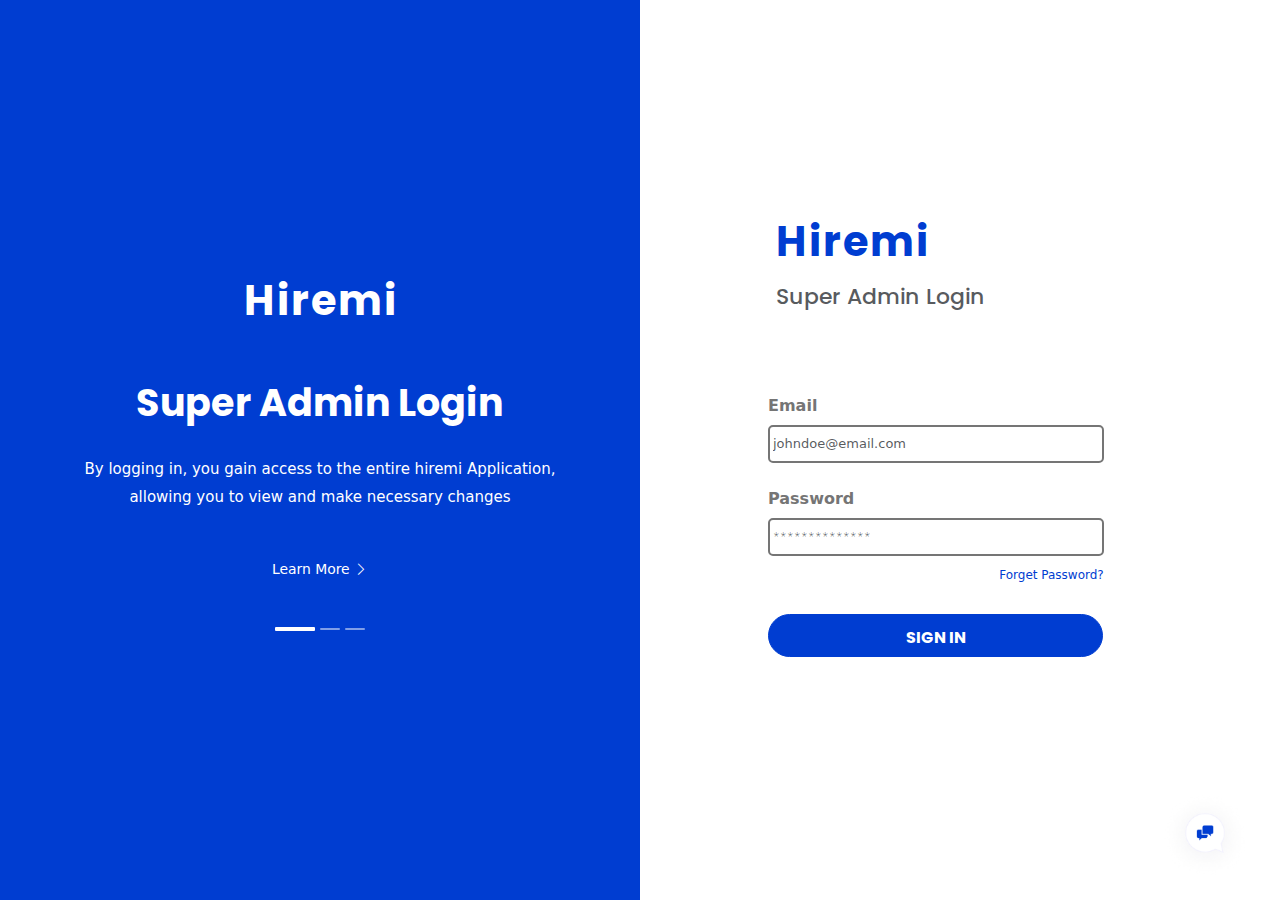
<file: Resource/Login.html>
<!DOCTYPE html>
<html lang="en">
  <head>
    <meta charset="UTF-8" />
    <meta name="viewport" content="width=device-width, initial-scale=1.0" />
    <title>Hiremi - Super Admin Login</title>

    <link
      href="https://cdn.jsdelivr.net/npm/bootstrap@5.3.0/dist/css/bootstrap.min.css"
      rel="stylesheet"
    />
    <link href="Loginstyle.css" rel="stylesheet" />
    <link
      href="https://fonts.googleapis.com/css2?family=Poppins:wght@700&display=swap"
      rel="stylesheet"
    />
    <link
      href="https://fonts.googleapis.com/css2?family=Zen+Kaku+Gothic+Antique&display=swap"
      rel="stylesheet"
    />
    <link
      rel="stylesheet"
      href="https://cdn.jsdelivr.net/npm/bootstrap-icons@1.11.0/font/bootstrap-icons.css"
    />
  </head>
  <body>
    <div class="container-fluid">
      <div class="row vh-100">
        <div
          class="col-lg-6 d-flex flex-column justify-content-center left-panel"
        >
          <h1 class="display-5 fw-bold mb-5 custom-heading">Hiremi</h1>
          <h2 class="h1 fw-bold mb-3 super-admin-heading">Super Admin Login</h2>
          <p class="lead mb-5 hiremi-description">
            By logging in, you gain access to the entire hiremi Application,<br />allowing
            you to view and make necessary changes
          </p>
          <a
            href="#"
            class="learn-more-link text-decoration-none fw-normal custom-learn-more mb-5"
          >
            Learn More <i class="bi bi-chevron-right"></i>
          </a>
          <div class="dots-indicator">
            <div class="dot active"></div>
            <div class="dot inactive"></div>
            <div class="dot inactive"></div>
          </div>
        </div>

        <div
          class="col-lg-6 d-flex align-items-center justify-content-center p-4 p-lg-5 position-relative"
        >
          <div class="w-100" style="max-width: 28rem">
            <div class="mb-4">
              <h1 class="h2 fw-bold mb-2 right-hiremi">Hiremi</h1>
              <h2 class="h4 text-muted right-super-admin">Super Admin Login</h2>
            </div>
            <div class="container mt-5 form-container">
              <form id="loginForm">
                <div class="mb-4">
                  <label for="email" class="form-label">Email</label>
                  <input
                    type="email"
                    class="form-control"
                    id="email"
                    placeholder="johndoe@email.com"
                    required
                  />
                </div>
                <div class="mb-4">
                  <label for="password" class="form-label">Password</label>
                  <div class="password-field">
                    <input
                      type="password"
                      class="form-control"
                      id="password"
                      placeholder="**************"
                      required
                    />
                  </div>
                  <div
                    class="d-flex justify-content-between align-items-center mt-1"
                    style="position: relative; height: 30px"
                  >
                    <small
                      id="formMessage"
                      class="error-text"
                      style="display: none"
                      >Invalid Email or Password</small
                    >
                    <a
                      href="#"
                      class="forgot-password"
                      style="position: absolute; left: 230px"
                      >Forget Password?</a
                    >
                  </div>
                </div>

                <button
                  type="submit"
                  class="btn btn-primary rounded-pill submit-btn">
                 <a style="color: white; text-decoration: none;" href="/Resource/OTP/index.html"> SIGN IN</a>
                </button>

              </form>
            </div>
          </div>
          <img src="assets/icon.png" class="icon" alt="Icon" />
        </div>
      </div>
    </div>

    <script src="https://cdn.jsdelivr.net/npm/bootstrap@5.3.0/dist/js/bootstrap.bundle.min.js"></script>

    <script>
      document
        .getElementById("loginForm")
        .addEventListener("submit", function (event) {
          event.preventDefault();
          validateForm();
        });

      function validateForm() {
        const email = document.getElementById("email").value.trim();
        const password = document.getElementById("password").value.trim();
        const emailField = document.getElementById("email");
        const passwordField = document.getElementById("password");
        const formMessage = document.getElementById("formMessage");

        let isValid = true;

        emailField.classList.remove("input-error");
        passwordField.classList.remove("input-error");
        emailField.style.borderColor = "";
        passwordField.style.borderColor = "";
        formMessage.textContent = "";
        formMessage.style.display = "none";

        const emailPattern = /^[^\s@]+@[^\s@]+\.[^\s@]+$/;
        if (!emailPattern.test(email)) {
          emailField.classList.add("input-error");
          emailField.style.borderColor = "red";
          passwordField.style.borderColor = "red";
          isValid = false;
        }

        if (password.length < 6) {
          passwordField.classList.add("input-error");
          passwordField.style.borderColor = "red";
          emailField.style.borderColor = "red";
          isValid = false;
        }

        if (!isValid) {
          formMessage.textContent = "Invalid Email or Password";
          formMessage.style.display = "block";
          emailField.value = "";
          passwordField.value = "";
        } else {
          formMessage.textContent = "";
          formMessage.style.display = "none";

          window.location.href = "OTP.html";
        }
      }

      document.getElementById("email").addEventListener("input", function () {
        const emailField = document.getElementById("email");
        const formMessage = document.getElementById("formMessage");
        emailField.classList.remove("input-error");
        emailField.style.borderColor = "";
        formMessage.style.display = "none";
      });

      document
        .getElementById("password")
        .addEventListener("input", function () {
          const passwordField = document.getElementById("password");
          const formMessage = document.getElementById("formMessage");
          passwordField.classList.remove("input-error");
          passwordField.style.borderColor = "";
          formMessage.style.display = "none";
        });
    </script>
  </body>
</html>
</file>
<file: Resource/Loginstyle.css>
:root {
  --primary-blue: #003dd1;
}

body {
  min-height: 100vh;
  display: flex;
  align-items: stretch;
  margin: 0;
}

.left-panel {
  background-color: #003dd1;
  color: white;
  min-height: 100vh;
  display: flex;
  flex-direction: column;
  justify-content: center;
  align-items: center;
  text-align: center;
  padding: 40px;
}
.dots-indicator {
  display: flex;
  gap: 5px;
  justify-content: center;
  align-items: center;
  width: 132.74px;
  height: 1.99px;
  top: 262.49px;
  left: 158.09px;
  opacity: 1;
}

.dot {
  width: 40px;
  height: 1.99px;
  background-color: white;
  border-radius: 1px;
}

.dot.inactive {
  width: 20px;
  background-color: rgba(255, 255, 255, 0.5);
}

.dot.active {
  border: 2px solid white;
}

a.text-white:hover {
  text-decoration: underline;
}

.custom-heading {
  width: 153px;
  height: 62px;
  left: 168px;
  font-family: "Poppins", sans-serif;
  font-size: 41.46px;
  font-weight: 700;
  line-height: 62.19px;
  letter-spacing: 0.05em;
  text-align: left;
  text-underline-position: from-font;
  text-decoration-skip-ink: none;
}

.super-admin-heading {
  width: 448.43px;
  height: 59.66px;
  font-family: "Poppins", sans-serif;
  font-size: 38px;
  font-weight: 700;
  line-height: 46.6px;
  text-align: center;
  text-underline-position: from-font;
  text-decoration-skip-ink: none;
  margin: 0 auto;
}

.hiremi-description {
  /* width: 523px; */
  height: 56px;
  font-weight: 400;
  font-size: 15px;
  line-height: 28px;
  text-align: center;
  text-underline-position: from-font;
}

.custom-learn-more {
  align-items: center;
  justify-content: center;
  font-size: 13.92px;
  line-height: 20.88px;
  text-decoration: none;
  color: inherit;
  gap: 5px;
  height: 21px;
  font-weight: 100;
}

.right-hiremi {
  color: #003dd1;
  width: 207.62px;
  height: 62px;
  font-family: "Poppins", sans-serif;
  font-size: 41.46px;
  font-weight: 700;
  line-height: 62.19px;
  letter-spacing: 0.05em;
  margin-left: 40px;
}

.right-super-admin {
  height: 33px;
  font-family: "Poppins", sans-serif;
  font-size: 21.95px;
  font-weight: 500;
  line-height: 32.93px;
  margin-left: 40px;
  color: #000000bf;
}

.form-container {
  margin: 0 auto;
  margin-left: 0;
  background-color: #fff;
  padding: 2rem;
  border-radius: 8px;
  max-width: 400px;
  width: 100%;
}

.form-control {
  border: none;
  border-bottom: 1px solid #dee2e6;
  border-radius: 0;
  padding: 3px;
  color: #424242;
  font-size: 13px;
  font-weight: 300;
  line-height: 28.16px;
  text-align: left;
  text-underline-position: from-font;
  text-decoration-skip-ink: none;
  border: 2px solid #757575;
  border-radius: 5px;
}

#password.form-control {
  font-family: "Zen Kaku Gothic Antique";
}

.form-control:focus {
  box-shadow: none;
  border-color: #003dd1;
}

.form-label {
  color: #757575;
  width: 68.69px;
  height: 22.53px;
  gap: 0px;
  opacity: 0px;
  font-weight: bold;
}

.password-field {
  position: relative;
}

.password-toggle {
  position: absolute;
  right: 0;
  top: 50%;
  transform: translateY(-50%);
  background: none;
  border: none;
  color: #212121cc;

  cursor: pointer;
  padding: 0;
}

.password-toggle:hover {
  color: #212121cc;
}

.btn-primary {
  background-color: #003dd1;
  border-color: #003dd1;
  padding: 12px;
  font-weight: 600;
}

.btn-primary:hover {
  background-color: #003dd1;
  border-color: #003dd1;
}

.error-text {
  color: #dc3545;
  font-size: 12px;
  margin-top: 0.5rem;

  top: 321px;
}

.forgot-password {
  color: #003dd1;
  text-decoration: none;
  font-size: 12px;
  line-height: 18px;
  text-align: center;
  width: 107px;
  left: 273px;
  float: right;
}

.forgot-password:hover {
  text-decoration: underline;
  color: #003dd1;
}

.eye {
  color: #bebebe;
  width: 16px;
  height: 16px;
  top: 124.12px;
  left: 364px;
}

.submit-btn {
  width: 335px;
  height: 43px;
  opacity: 1;
  gap: 10px;
  font-family: "Poppins", sans-serif;
  font-size: 16px;
  font-weight: 700;
  line-height: 22.53px;
  text-align: center;
  text-underline-position: from-font;
  text-decoration-skip-ink: none;
}
.invalid-feedback {
  color: #ff0000 !important;
  font-size: 14px;
  margin-top: -8px;
  margin-bottom: 16px;
  display: block !important;
}

.form-control.is-invalid {
  border-color: #ff0000 !important;
  background-image: none !important;
}

.submit-btn:hover {
  background-color: #003dd1;
  border-color: #0036db;
}

.input-error {
  border-color: red !important;
}

.input-valid {
  border-color: red !important;
}

.error-text {
  color: red;
  font-size: 12px;
  display: none;
}

@media screen and (max-width: 576px) {
  .left-panel {
    padding: 20px;
  }

  .dots-indicator {
    width: 80px;
  }

  .dot {
    width: 30px;
  }

  .custom-heading {
    font-size: 24px;
  }

  .super-admin-heading {
    font-size: 24px;
  }

  .hiremi-description {
    font-size: 13px;
    line-height: 20px;
  }

  .form-container {
    max-width: 100%;
    padding: 1rem;
  }

  .form-control {
    font-size: 14px;
  }

  .forgot-password {
    font-size: 11px;
  }

  .submit-btn {
    width: 100%;
  }
}

.right-panel {
  position: relative;
}

.icon {
  cursor: pointer;
  position: absolute;
  bottom: 2vh;
  right: 2vw;
  width: 8vw;
  max-width: 100px;
  min-width: 50px;
  height: auto;
  z-index: 1000;
  transition: all 0.3s ease-in-out;
}

@media (max-width: 480px) {
  .icon {
    right: 4vw;
    bottom: 4vh;
    width: 12vw;
  }
}
</file>
